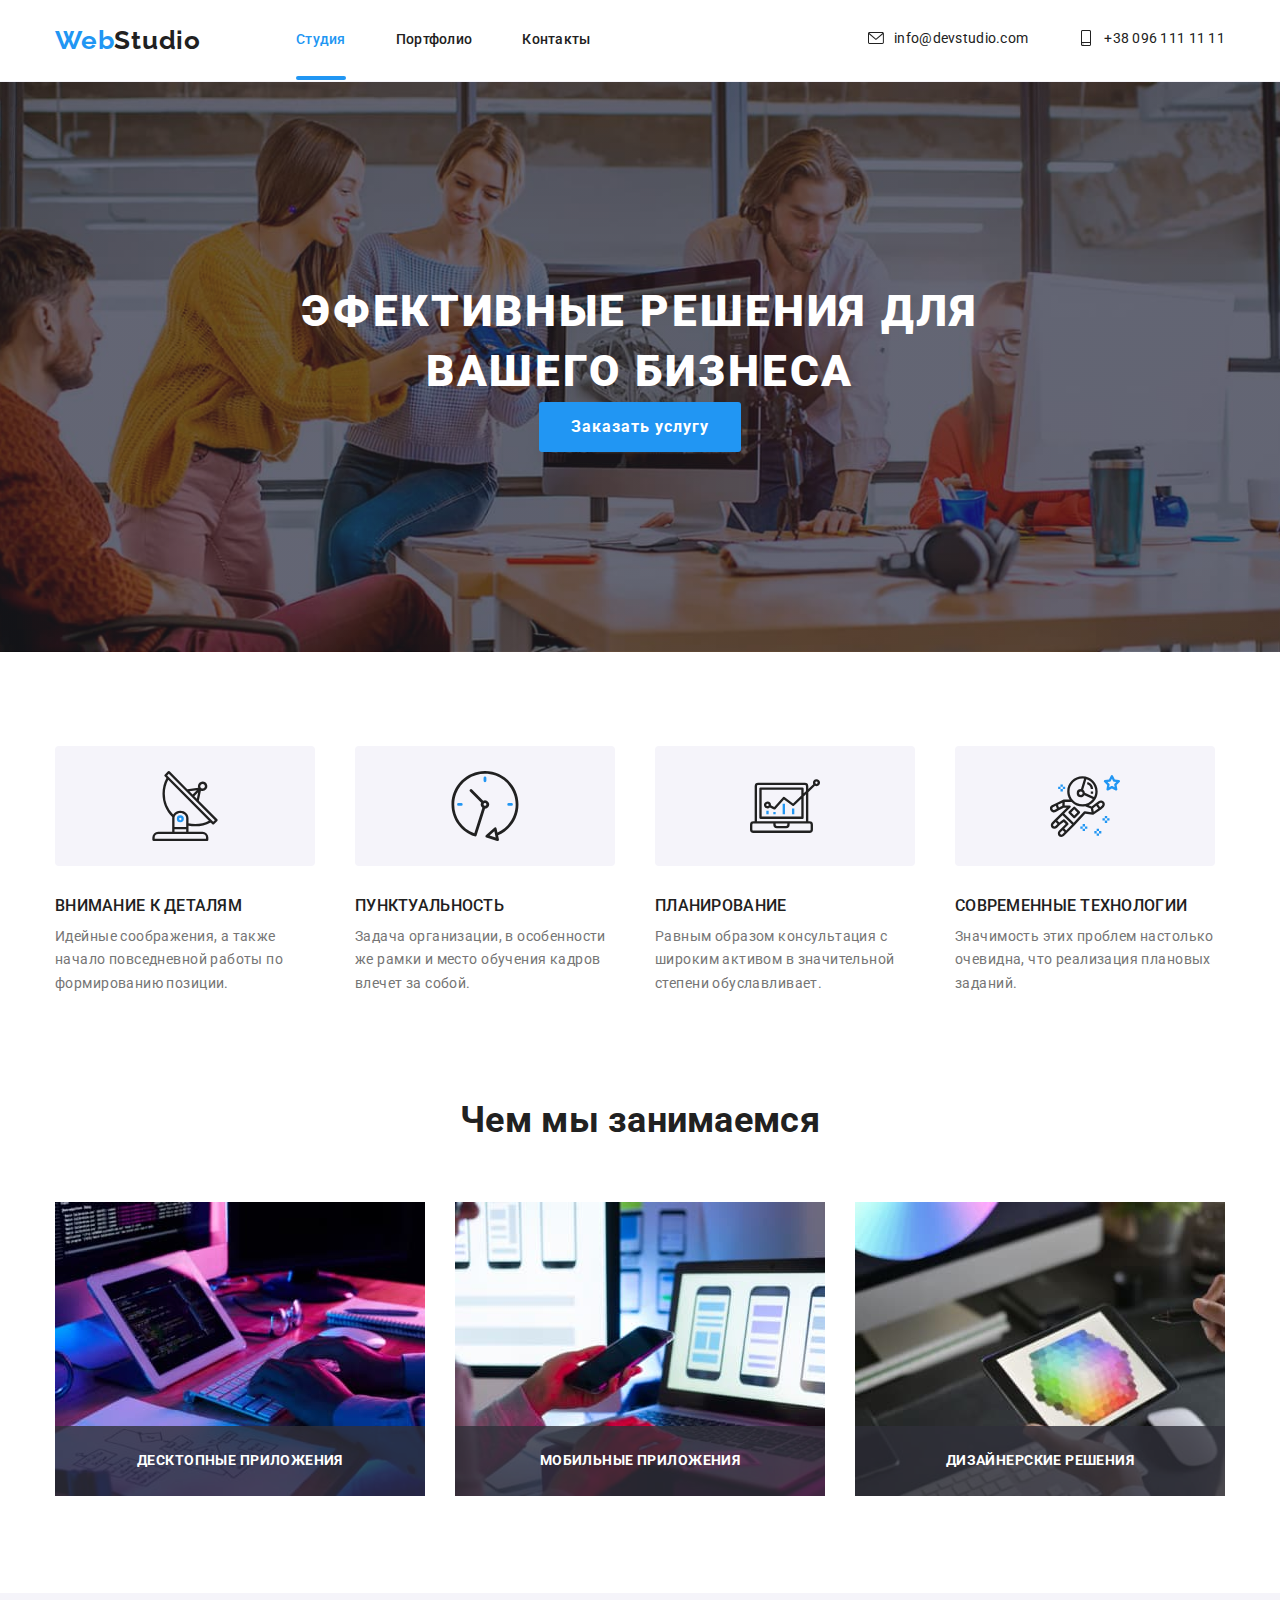
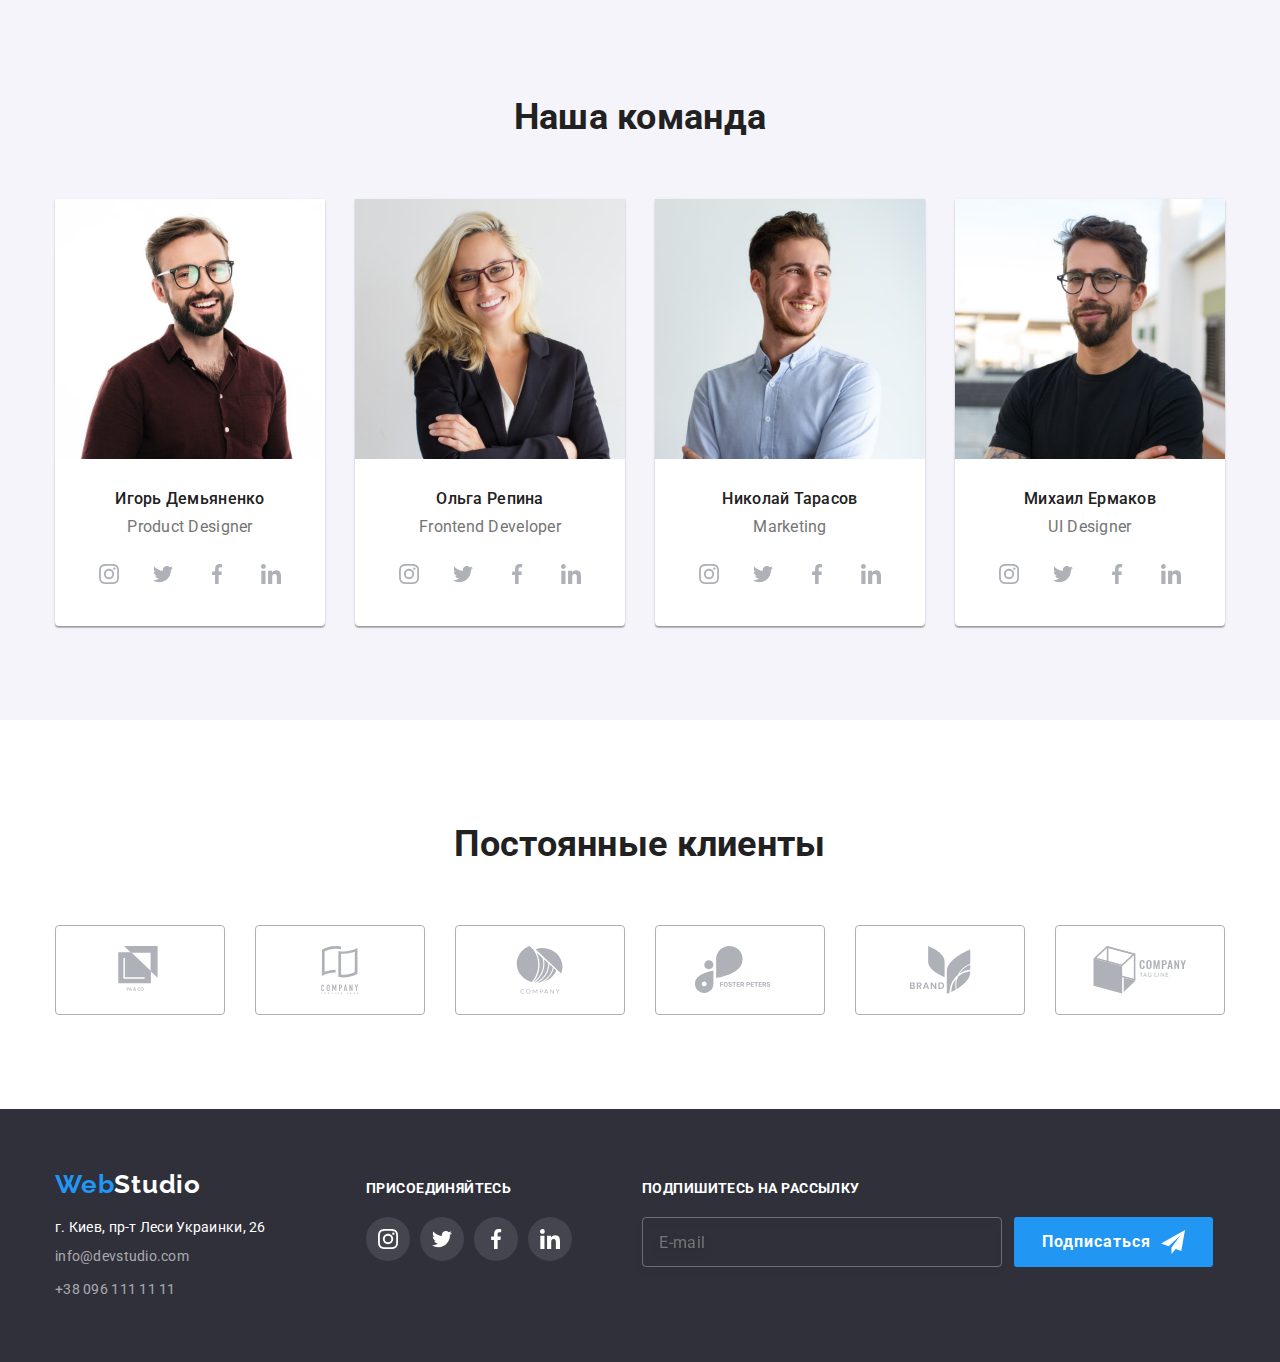
<file: index.html>
<!DOCTYPE html>
<html lang="ru">
<head>
    <meta http-equiv="X-UA-Compatible" content="IE=edge,chrome=1">
    <meta charset="UTF-8">
    <title>Homework 1</title>
    <link href="https://fonts.googleapis.com/css2?family=Raleway:wght@700&family=Roboto:wght@400;500;700;900&display=swap"
          rel="stylesheet"
    >
    <link rel="stylesheet" href="./css/main.min.css">
</head>
<body>
<header class="header">
    <div class="container flexbox">
        <a href="index.html" class="link logo-link">
            <span class="logo"><span class="blue">Web</span>Studio</span>
        </a>
        <nav class="nav">
            <ul class="list menu">
                <li class="menu-item active">
                    <a class="link menu-item-link" href="index.html">
                        Студия
                    </a>
                </li>
                <li class="menu-item">
                    <a class="link menu-item-link" href="portfolio.html">
                        Портфолио
                    </a>
                </li>
                <li class="menu-item">
                    <a class="link menu-item-link" href="#contacts">
                        Контакты
                    </a>
                </li>
            </ul> <!-- End nav menu -->
        </nav>
        <ul class="list contacts">
            <li class="contacts-item">
                <a class="link contacts-item-link"
                   href="mailto:info@devstudio.com"
                >
                    <svg class="contact-icon">
                        <use href="./images/sprite.svg#envelope"></use>
                    </svg>
                    info@devstudio.com
                </a>
            </li>
            <li class="contacts-item">
                <a class="link contacts-item-link"
                   href="tel:+380961111111"
                >
                    <svg class="contact-icon">
                        <use href="./images/sprite.svg#smartphone"></use>
                    </svg>
                    +38 096 111 11 11
                </a>
            </li>
        </ul> <!-- End nav contacts -->
    </div>
</header>

<section class="intro">
    <div class="container">
        <div class="intro-content">
            <h1 class="intro-title">
                Эфективные решения для вашего бизнеса
            </h1>
            <button class="btn intro-btn" data-modal-open>Заказать услугу</button>
        </div>
    </div>
</section>

<main class="content">

    <section class="section gains">
        <div class="container">
            <h2 class="section-title hidden">Выгоды</h2>
            <ul class="list grid gain-list">
                <li class="grid-item gain-item">
                    <div class="gain-icon-thumb">
                        <svg class="gain-icon">
                            <use href="./images/sprite.svg#antenna"></use>
                        </svg>
                    </div>
                    <h3 class="gain-title">Внимание к деталям</h3>
                    <p class="gain-description">
                        Идейные соображения, а также начало повседневной работы по формированию позиции.
                    </p>
                </li>
                <li class="grid-item gain-item">
                    <div class="gain-icon-thumb">
                        <svg class="gain-icon">
                            <use href="./images/sprite.svg#clock"></use>
                        </svg>
                    </div>
                    <h3 class="gain-title">Пунктуальность</h3>
                    <p class="gain-description">
                        Задача организации, в особенности же рамки и место обучения кадров влечет за собой.
                    </p>
                </li>
                <li class="grid-item gain-item">
                    <div class="gain-icon-thumb">
                        <svg class="gain-icon">
                            <use href="./images/sprite.svg#diagram"></use>
                        </svg>
                    </div>
                    <h3 class="gain-title">Планирование</h3>
                    <p class="gain-description">
                        Равным образом консультация с широким активом в значительной степени обуславливает.
                    </p>
                </li>
                <li class="grid-item gain-item">
                    <div class="gain-icon-thumb">
                        <svg class="gain-icon">
                            <use href="./images/sprite.svg#astronaut"></use>
                        </svg>
                    </div>
                    <h3 class="gain-title">Современные технологии</h3>
                    <p class="gain-description">
                        Значимость этих проблем настолько очевидна, что реализация плановых заданий.
                    </p>
                </li>
            </ul>
        </div>
    </section> <!-- End section gains -->

    <section class="section services">
        <div class="container">
            <h2 class="section-title">Чем мы занимаемся</h2>
            <ul class="list grid service-list">
                <li class="grid-item service-item">
                    <a class="link service-item__link" href="#">
                        <img class="service-item__img"
                             src="./images/service-1.jpg"
                             alt="Service 1"
                             width="370"
                        >
                        <p class="service-description">Десктопные приложения
                        </p>
                    </a>
                </li>
                <li class="grid-item service-item">
                    <a class="link service-item__link" href="#">
                        <img class="service-item__img"
                             src="./images/service-2.jpg"
                             alt="Service 2"
                             width="370"
                        >
                        <p class="service-description">Мобильные приложения
                        </p>
                    </a>
                </li>
                <li class="grid-item service-item">
                    <a class="link service-item__link" href="#">
                        <img class="service-item__img"
                             src="./images/service-3.jpg"
                             alt="Service 3"
                             width="370"
                        >
                        <p class="service-description">Дизайнерские решения
                        </p>
                    </a>
                </li>
            </ul>
        </div>
    </section>

    <section class="section team">
        <div class="container">
            <h2 class="section-title">Наша команда</h2>
            <ul class="grid list team-list">
                <li class="grid-item team-item">
                    <img class="team-item-img"
                         src="./images/team-1.jpg"
                         alt="Игорь Демьяненко"
                         width="270"
                         height="260"
                    >
                    <div class="team-item-content">
                        <h3 class="team-item-name">Игорь Демьяненко</h3>
                        <p class="team-item-description">Product Designer</p>
                        <ul class="list socials">
                            <li class="social-item">
                                <a class="link social-link"
                                   href="https://www.instagram.com/"
                                   target="_blank">
                                    <svg class="social-icon">
                                        <use href="./images/sprite.svg#instagram"></use>
                                    </svg>
                                </a>
                            </li>
                            <li class="social-item">
                                <a class="link social-link"
                                   href="https://twitter.com/"
                                   target="_blank">
                                    <svg class="social-icon">
                                        <use href="./images/sprite.svg#twitter"></use>
                                    </svg>
                                </a>
                            </li>
                            <li class="social-item">
                                <a class="link social-link"
                                   href="https://www.facebook.com/"
                                   target="_blank">
                                    <svg class="social-icon">
                                        <use href="./images/sprite.svg#facebook"></use>
                                    </svg>
                                </a>
                            </li>
                            <li class="social-item">
                                <a class="link social-link"
                                   href="http://linkedin.com/"
                                   target="_blank">
                                    <svg class="social-icon">
                                        <use href="./images/sprite.svg#linkedin"></use>
                                    </svg>
                                </a>
                            </li>
                        </ul>
                    </div>
                </li>
                <li class="grid-item team-item">
                    <img class="team-item-img"
                         src="./images/team-2.jpg"
                         alt="Ольга Репина"
                         width="270"
                         height="260"
                    >
                    <div class="team-item-content">
                        <h3 class="team-item-name">Ольга Репина</h3>
                        <p class="team-item-description">Frontend Developer</p>
                        <ul class="list socials">
                            <li class="social-item">
                                <a class="link social-link"
                                   href="https://www.instagram.com/"
                                   target="_blank">
                                    <svg class="social-icon">
                                        <use href="./images/sprite.svg#instagram"></use>
                                    </svg>
                                </a>
                            </li>
                            <li class="social-item">
                                <a class="link social-link"
                                   href="https://twitter.com/"
                                   target="_blank">
                                    <svg class="social-icon">
                                        <use href="./images/sprite.svg#twitter"></use>
                                    </svg>
                                </a>
                            </li>
                            <li class="social-item">
                                <a class="link social-link"
                                   href="https://www.facebook.com/"
                                   target="_blank">
                                    <svg class="social-icon">
                                        <use href="./images/sprite.svg#facebook"></use>
                                    </svg>
                                </a>
                            </li>
                            <li class="social-item">
                                <a class="link social-link"
                                   href="http://linkedin.com/"
                                   target="_blank">
                                    <svg class="social-icon">
                                        <use href="./images/sprite.svg#linkedin"></use>
                                    </svg>
                                </a>
                            </li>
                        </ul>
                    </div>
                </li>
                <li class="grid-item team-item">
                    <img class="team-item-img"
                         src="./images/team-3.jpg"
                         alt="Николай Тарасов"
                         width="270"
                         height="260"
                    >
                    <div class="team-item-content">
                        <h3 class="team-item-name">Николай Тарасов</h3>
                        <p class="team-item-description">Marketing</p>
                        <ul class="list socials">
                            <li class="social-item">
                                <a class="link social-link"
                                   href="https://www.instagram.com/"
                                   target="_blank">
                                    <svg class="social-icon">
                                        <use href="./images/sprite.svg#instagram"></use>
                                    </svg>
                                </a>
                            </li>
                            <li class="social-item">
                                <a class="link social-link"
                                   href="https://twitter.com/"
                                   target="_blank">
                                    <svg class="social-icon">
                                        <use href="./images/sprite.svg#twitter"></use>
                                    </svg>
                                </a>
                            </li>
                            <li class="social-item">
                                <a class="link social-link"
                                   href="https://www.facebook.com/"
                                   target="_blank">
                                    <svg class="social-icon">
                                        <use href="./images/sprite.svg#facebook"></use>
                                    </svg>
                                </a>
                            </li>
                            <li class="social-item">
                                <a class="link social-link"
                                   href="http://linkedin.com/"
                                   target="_blank">
                                    <svg class="social-icon">
                                        <use href="./images/sprite.svg#linkedin"></use>
                                    </svg>
                                </a>
                            </li>
                        </ul>
                    </div>
                </li>
                <li class="grid-item team-item">
                    <img class="team-item-img"
                         src="./images/team-4.jpg"
                         alt="Михаил Ермаков"
                         width="270"
                         height="260"
                    >
                    <div class="team-item-content">
                        <h3 class="team-item-name">Михаил Ермаков</h3>
                        <p class="team-item-description">UI Designer</p>
                        <ul class="list socials">
                            <li class="social-item">
                                <a class="link social-link"
                                   href="https://www.instagram.com/"
                                   target="_blank">
                                    <svg class="social-icon">
                                        <use href="./images/sprite.svg#instagram"></use>
                                    </svg>
                                </a>
                            </li>
                            <li class="social-item">
                                <a class="link social-link"
                                   href="https://twitter.com/"
                                   target="_blank">
                                    <svg class="social-icon">
                                        <use href="./images/sprite.svg#twitter"></use>
                                    </svg>
                                </a>
                            </li>
                            <li class="social-item">
                                <a class="link social-link"
                                   href="https://www.facebook.com/"
                                   target="_blank">
                                    <svg class="social-icon">
                                        <use href="./images/sprite.svg#facebook"></use>
                                    </svg>
                                </a>
                            </li>
                            <li class="social-item">
                                <a class="link social-link"
                                   href="http://linkedin.com/"
                                   target="_blank">
                                    <svg class="social-icon">
                                        <use href="./images/sprite.svg#linkedin"></use>
                                    </svg>
                                </a>
                            </li>
                        </ul>
                    </div>
                </li>
            </ul>
        </div>
    </section>

    <section class="section clients">
        <div class="container">
            <h2 class="section-title">Постоянные клиенты</h2>
            <ul class="list grid clients-list">
                <li class="grid-item client-item">
                    <a class="link client-item-link" href="#">
                        <svg class="client-icon">
                            <use href="./images/sprite.svg#client_logo1"></use>
                        </svg>
                    </a>
                </li>
                <li class="grid-item client-item">
                    <a class="link client-item-link" href="#">
                        <svg class="client-icon">
                            <use href="./images/sprite.svg#client_logo2"></use>
                        </svg>
                    </a>
                </li>
                <li class="grid-item client-item">
                    <a class="link client-item-link" href="#">
                        <svg class="client-icon">
                            <use href="./images/sprite.svg#client_logo3"></use>
                        </svg>
                    </a>
                </li>
                <li class="grid-item client-item">
                    <a class="link client-item-link" href="#">
                        <svg class="client-icon">
                            <use href="./images/sprite.svg#client_logo4"></use>
                        </svg>
                    </a>
                </li>
                <li class="grid-item client-item">
                    <a class="link client-item-link" href="#">
                        <svg class="client-icon">
                            <use href="./images/sprite.svg#client_logo5"></use>
                        </svg>
                    </a>
                </li>
                <li class="grid-item client-item">
                    <a class="link client-item-link" href="#">
                        <svg class="client-icon">
                            <use href="./images/sprite.svg#client_logo6"></use>
                        </svg>
                    </a>
                </li>
            </ul>
        </div>
    </section>
</main>

<footer class="footer">
    <div class="container">
        <ul class="list footer-blocks">
            <li class="footer-block-item">
                <a href="index.html" class="link logo-link">
                    <span class="logo"><span class="blue">Web</span>Studio</span>
                </a>
                <address class="contacts-info" id="contacts">
                    <p class="contact-info-address">
                        <a class="link" target="_blank" href="https://goo.gl/maps/kAQHQV87yM3aP56k6">г. Киев, пр-т Леси Украинки, 26</a></p>
                    <ul class="list contacts">
                        <li class="contacts-item">
                            <a class="link contacts-item-link"
                               href="mailto:info@devstudio.com"
                            >
                                info@devstudio.com
                            </a>
                        </li>
                        <li class="contacts-item">
                            <a class="link contacts-item-link"
                               href="tel:+380961111111"
                            >
                                +38 096 111 11 11
                            </a>
                        </li>
                    </ul>
                </address>
            </li>
            <li class="footer-block-item">
                <h2 class="footer-social-title">Присоединяйтесь</h2>
                <ul class="list socials">
                    <li class="social-item">
                        <a class="link social-link"
                           href="https://www.instagram.com/"
                           target="_blank">
                            <svg class="social-icon">
                                <use href="./images/sprite.svg#instagram"></use>
                            </svg>
                        </a>
                    </li>
                    <li class="social-item">
                        <a class="link social-link"
                           href="https://twitter.com/"
                           target="_blank">
                            <svg class="social-icon">
                                <use href="./images/sprite.svg#twitter"></use>
                            </svg>
                        </a>
                    </li>
                    <li class="social-item">
                        <a class="link social-link"
                           href="https://www.facebook.com/"
                           target="_blank">
                            <svg class="social-icon">
                                <use href="./images/sprite.svg#facebook"></use>
                            </svg>
                        </a>
                    </li>
                    <li class="social-item">
                        <a class="link social-link"
                           href="http://linkedin.com/"
                           target="_blank">
                            <svg class="social-icon">
                                <use href="./images/sprite.svg#linkedin"></use>
                            </svg>
                        </a>
                    </li>
                </ul>
            </li>
            <li class="footer-block-item">
                <h2 class="footer-social-title">Подпишитесь на рассылку</h2>
                <form class="subscribe-form flexbox">
                    <input type="email"
                           name="email"
                           placeholder="E-mail"
                           class="input"
                    >
                    <button type="submit" class="btn flexbox subscribe-btn">
                        <span class="btn-label">Подписаться</span>
                        <svg class="btn-icon">
                            <use href="./images/sprite.svg#send"></use>
                        </svg>
                    </button>
                </form>
            </li>
        </ul>
    </div>
</footer>

<div class="backdrop is-hidden" data-modal>
    <div class="modal">
        <button class="modal-close" data-modal-close>
            <svg class="icon-close">
                <use href="./images/sprite.svg#close"></use>
            </svg>
        </button>
        <div class="modal-body">
            <form class="offer-form">
                <h2 class="modal-title">Оставьте свои данные, мы вам перезвоним</h2>
                <label class="field">
                    <span class="field-label">Имя</span>
                    <div class="input-icon-block">
                        <input type="text" name="name" class="field-input">
                        <svg class="field-icon">
                            <use href="./images/sprite.svg#person"></use>
                        </svg>
                    </div>
                </label>
                <label class="field">
                    <span class="field-label">Телефон</span>
                    <div class="input-icon-block">
                        <input type="tel" name="phone" class="field-input">
                        <svg class="field-icon">
                            <use href="./images/sprite.svg#phone"></use>
                        </svg>
                    </div>
                </label>
                <label class="field">
                    <span class="field-label">Почта</span>
                    <div class="input-icon-block">
                        <input type="email" name="email" class="field-input">
                        <svg class="field-icon">
                            <use href="./images/sprite.svg#email"></use>
                        </svg>
                    </div>
                </label>
                <label class="field">
                    <span class="field-label">Комментарий</span>
                    <div class="input-icon-block">
                        <textarea name="comment"
                                  class="field-input field-textarea"
                                  placeholder="Введите текст"
                        ></textarea>
                    </div>
                </label>
                <label class="field field-agree">
                    <input type="checkbox" name="agree" class="field-checkbox">
                    <span class="check_box" role="checkbox"></span>
                    <span class="field-label">
                        Соглашаюсь с рассылкой и принимаю
                        <a href="#" class="link link-agree">Условия договора</a>
                    </span>
                </label>
                <div class="center">
                    <button type="submit" class="btn btn-offer">Отправить</button>
                </div>
            </form>
        </div>
    </div>
</div>


<script src="./js/modal.js"></script>
</body>
</html>
</file>
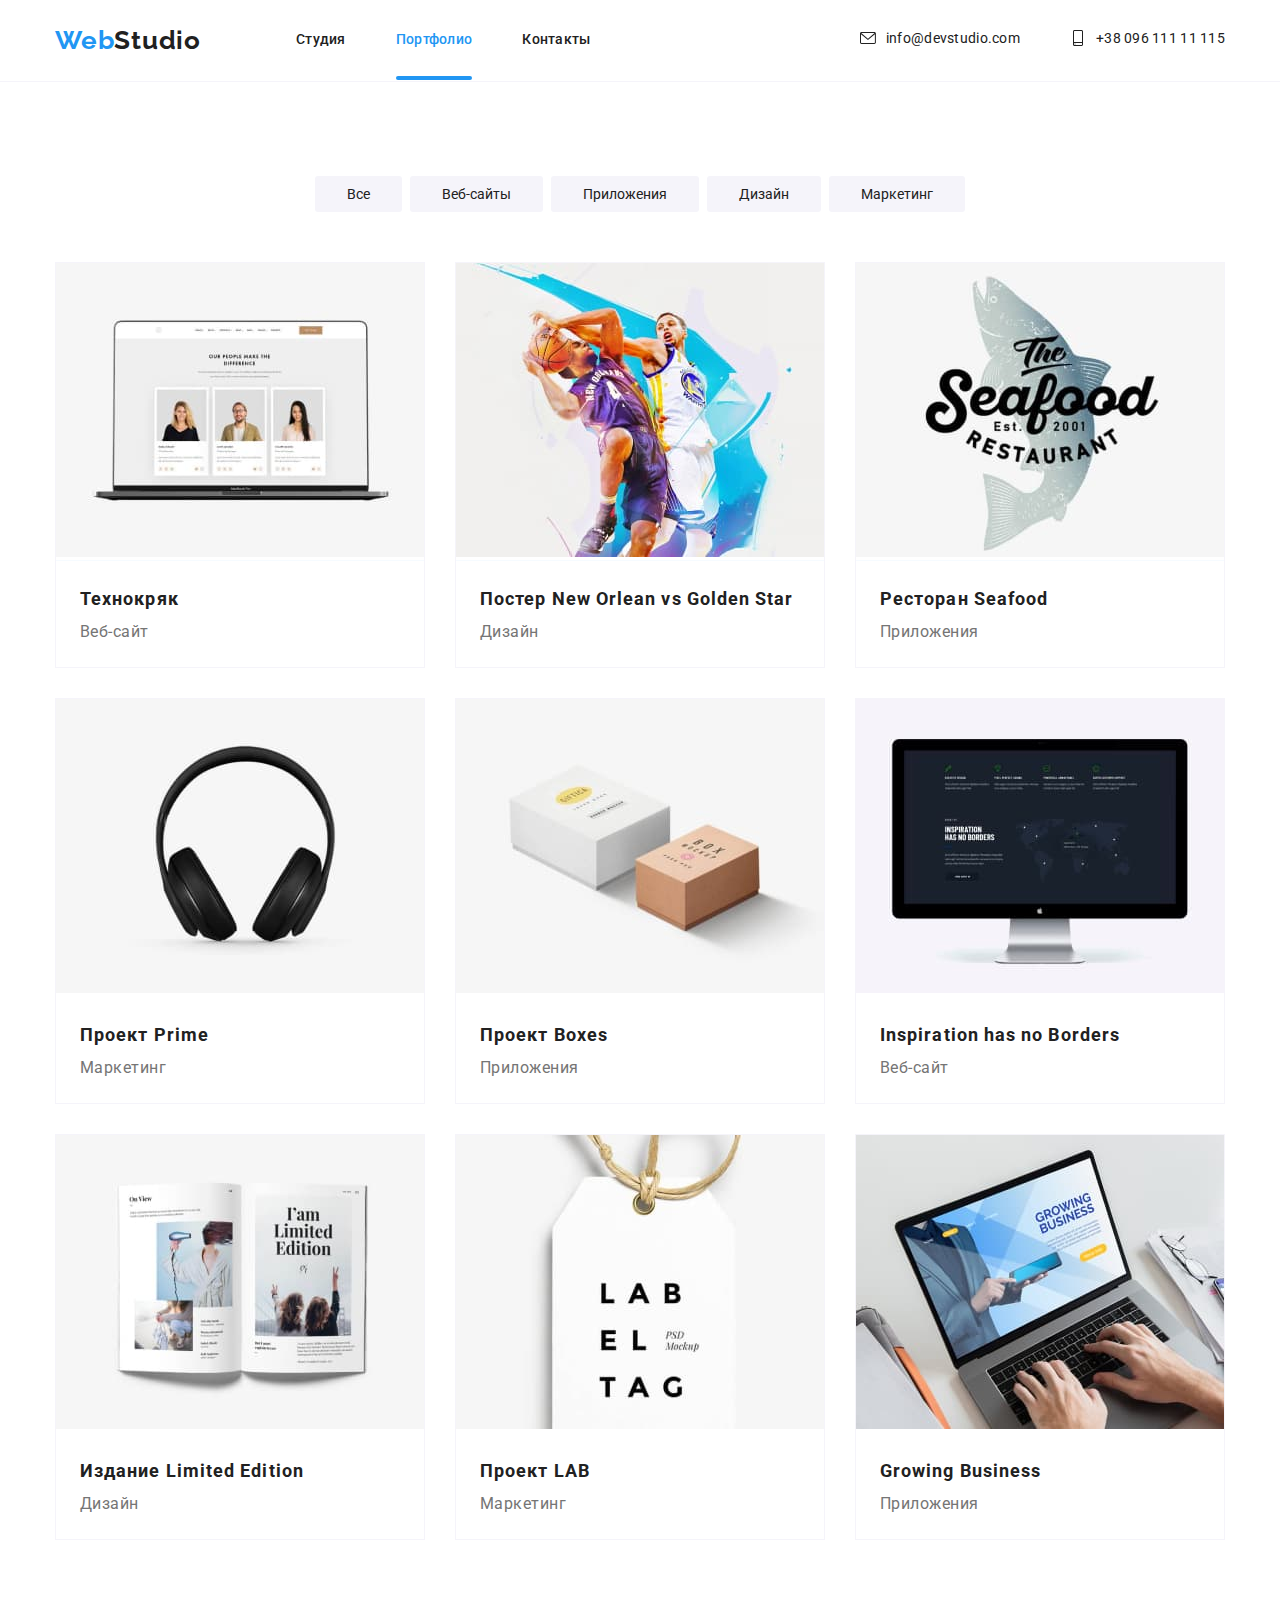
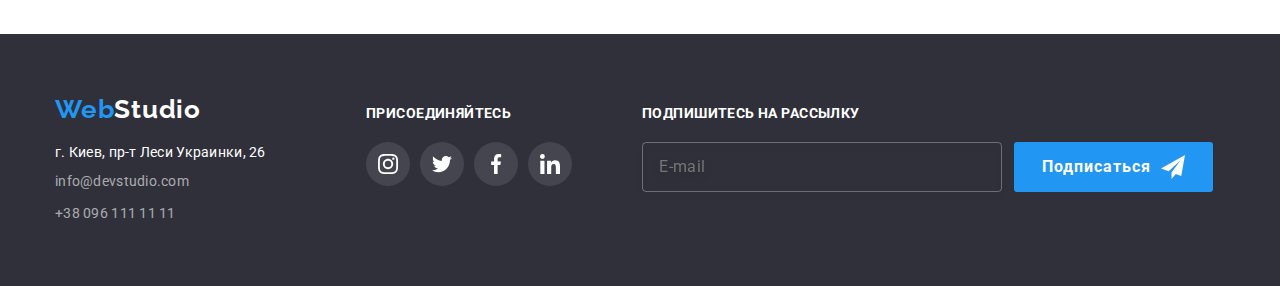
<file: portfolio.html>
<!DOCTYPE html>
<html lang="ru">
<head>
    <meta http-equiv="X-UA-Compatible" content="IE=edge,chrome=1">
    <meta charset="UTF-8">
    <title>Portfolio</title>
    <link href="https://fonts.googleapis.com/css2?family=Raleway:wght@700&family=Roboto:wght@400;500;700;900&display=swap"
          rel="stylesheet"
    >
    <link rel="stylesheet" href="./css/main.min.css">
</head>
<body>
<header class="header">
    <div class="container flexbox">
        <a href="index.html" class="link logo-link">
            <span class="logo"><span class="blue">Web</span>Studio</span>
        </a>
        <nav class="nav">
            <ul class="list menu">
                <li class="menu-item">
                    <a class="link menu-item-link" href="index.html">
                        Студия
                    </a>
                </li>
                <li class="menu-item active">
                    <a class="link menu-item-link" href="portfolio.html">
                        Портфолио
                    </a>
                </li>
                <li class="menu-item">
                    <a class="link menu-item-link" href="#contacts">
                        Контакты
                    </a>
                </li>
            </ul> <!-- End nav menu -->
        </nav>
        <ul class="list contacts">
            <li class="contacts-item">
                <a class="link contacts-item-link"
                   href="mailto:info@devstudio.com"
                >
                    <svg class="contact-icon">
                        <use href="./images/sprite.svg#envelope"></use>
                    </svg>
                    info@devstudio.com
                </a>
            </li>
            <li class="contacts-item">
                <a class="link contacts-item-link"
                   href="tel:+380961111111"
                >
                    <svg class="contact-icon">
                        <use href="./images/sprite.svg#smartphone"></use>
                    </svg>
                    +38 096 111 11 115
                </a>
            </li>
        </ul> <!-- End nav contacts -->
    </div>
</header>

<main class="content">
    <section class="section gallery">
        <div class="container">
            <h1 class="hidden">Gallery</h1>
            <ul class="list flexbox categories-nav">
                <li class="category-nav-item">
                    <button type="button"
                            class="btn category-nav-btn">
                        Все
                    </button>
                </li>
                <li class="category-nav-item">
                    <button type="button"
                            class="btn category-nav-btn">
                        Веб-сайты
                    </button>
                </li>
                <li class="category-nav-item">
                    <button type="button"
                            class="btn category-nav-btn">
                        Приложения
                    </button>
                </li>
                <li class="category-nav-item">
                    <button type="button"
                            class="btn category-nav-btn">
                        Дизайн
                    </button>
                </li>
                <li class="category-nav-item">
                    <button type="button"
                            class="btn category-nav-btn">
                        Маркетинг
                    </button>
                </li>
            </ul>
            <ul class="list grid category-list">
                <li class="grid-item category-card">
                    <a href="#" class="link">
                        <div class="card-thumb">
                            <img src="./images/category-1.jpg" alt="Category 1">
                            <div class="overlay">
                                <p class="category-card-description">Lorem ipsum dolor sit amet, consectetur adipisicing
                                    elit. Ad beatae consectetur consequuntur, dolore illum ipsum iusto labore,
                                    laboriosam magnam natus nulla numquam quae quisquam similique sint sunt tempore.
                                    Eos, quasi. Lorem ipsum dolor sit amet, consectetur adipisicing elit. Accusamus
                                    blanditiis deleniti ducimus eaque id illum in ipsum maiores quis quisquam.</p>
                            </div>
                        </div>
                        <div class="category-card-content">
                            <h2 class="card-title">Технокряк</h2>
                            <p class="card-category-name">Веб-сайт</p>
                        </div>
                    </a>
                </li>
                <li class="grid-item category-card">
                    <a href="#" class="link">
                        <div class="card-thumb">
                            <img src="./images/category-2.jpg" alt="Category 2">
                            <div class="overlay">
                                <p class="category-card-description">Lorem ipsum dolor sit amet, consectetur adipisicing
                                    elit. Ad beatae consectetur consequuntur, dolore illum ipsum iusto labore,
                                    laboriosam magnam natus nulla numquam quae quisquam similique sint sunt tempore.
                                    Eos, quasi. Lorem ipsum dolor sit amet, consectetur adipisicing elit. Accusamus
                                    blanditiis deleniti ducimus eaque id illum in ipsum maiores quis quisquam.</p>
                            </div>
                        </div>
                        <div class="category-card-content">
                            <h2 class="card-title">Постер New Orlean vs Golden Star</h2>
                            <p class="card-category-name">Дизайн</p>
                        </div>
                    </a>
                </li>
                <li class="grid-item category-card">
                    <a href="#" class="link">
                        <div class="card-thumb">
                            <img src="./images/category-3.jpg" alt="Category 3">
                            <div class="overlay">
                                <p class="category-card-description">Lorem ipsum dolor sit amet, consectetur adipisicing
                                    elit. Ad beatae consectetur consequuntur, dolore illum ipsum iusto labore,
                                    laboriosam magnam natus nulla numquam quae quisquam similique sint sunt tempore.
                                    Eos, quasi. Lorem ipsum dolor sit amet, consectetur adipisicing elit. Accusamus
                                    blanditiis deleniti ducimus eaque id illum in ipsum maiores quis quisquam.</p>
                            </div>
                        </div>
                        <div class="category-card-content">
                            <h2 class="card-title">Ресторан Seafood</h2>
                            <p class="card-category-name">Приложения</p>
                        </div>
                    </a>
                </li>
                <li class="grid-item category-card">
                    <a href="#" class="link">
                        <div class="card-thumb">
                            <img src="./images/category-4.jpg" alt="Category 4">
                            <div class="overlay">
                                <p class="category-card-description">Lorem ipsum dolor sit amet, consectetur adipisicing
                                    elit. Ad beatae consectetur consequuntur, dolore illum ipsum iusto labore,
                                    laboriosam magnam natus nulla numquam quae quisquam similique sint sunt tempore.
                                    Eos, quasi. Lorem ipsum dolor sit amet, consectetur adipisicing elit. Accusamus
                                    blanditiis deleniti ducimus eaque id illum in ipsum maiores quis quisquam.</p>
                            </div>
                        </div>
                        <div class="category-card-content">
                            <h2 class="card-title">Проект Prime</h2>
                            <p class="card-category-name">Маркетинг</p>
                        </div>
                    </a>
                </li>
                <li class="grid-item category-card">
                    <a href="#" class="link">
                        <div class="card-thumb">
                            <img src="./images/category-5.jpg" alt="Category 5">
                            <div class="overlay">
                                <p class="category-card-description">Lorem ipsum dolor sit amet, consectetur adipisicing
                                    elit. Ad beatae consectetur consequuntur, dolore illum ipsum iusto labore,
                                    laboriosam magnam natus nulla numquam quae quisquam similique sint sunt tempore.
                                    Eos, quasi. Lorem ipsum dolor sit amet, consectetur adipisicing elit. Accusamus
                                    blanditiis deleniti ducimus eaque id illum in ipsum maiores quis quisquam.</p>
                            </div>
                        </div>
                        <div class="category-card-content">
                            <h2 class="card-title">Проект Boxes</h2>
                            <p class="card-category-name">Приложения</p>
                        </div>
                    </a>
                </li>
                <li class="grid-item category-card">
                    <a href="#" class="link">
                        <div class="card-thumb">
                            <img src="./images/category-6.jpg" alt="Category 6">
                            <div class="overlay">
                                <p class="category-card-description">Lorem ipsum dolor sit amet, consectetur adipisicing
                                    elit. Ad beatae consectetur consequuntur, dolore illum ipsum iusto labore,
                                    laboriosam magnam natus nulla numquam quae quisquam similique sint sunt tempore.
                                    Eos, quasi. Lorem ipsum dolor sit amet, consectetur adipisicing elit. Accusamus
                                    blanditiis deleniti ducimus eaque id illum in ipsum maiores quis quisquam.</p>
                            </div>
                        </div>
                        <div class="category-card-content">
                            <h2 class="card-title">Inspiration has no Borders</h2>
                            <p class="card-category-name">Веб-сайт</p>
                        </div>
                    </a>
                </li>
                <li class="grid-item category-card">
                    <a href="#" class="link">
                        <div class="card-thumb">
                            <img src="./images/category-7.jpg" alt="Category 7">
                            <div class="overlay">
                                <p class="category-card-description">Lorem ipsum dolor sit amet, consectetur adipisicing
                                    elit. Ad beatae consectetur consequuntur, dolore illum ipsum iusto labore,
                                    laboriosam magnam natus nulla numquam quae quisquam similique sint sunt tempore.
                                    Eos, quasi. Lorem ipsum dolor sit amet, consectetur adipisicing elit. Accusamus
                                    blanditiis deleniti ducimus eaque id illum in ipsum maiores quis quisquam.</p>
                            </div>
                        </div>
                        <div class="category-card-content">
                            <h2 class="card-title">Издание Limited Edition</h2>
                            <p class="card-category-name">Дизайн</p>
                        </div>
                    </a>
                </li>
                <li class="grid-item category-card">
                    <a href="#" class="link">
                        <div class="card-thumb">
                            <img src="./images/category-8.jpg" alt="Category 8">
                            <div class="overlay">
                                <p class="category-card-description">Lorem ipsum dolor sit amet, consectetur adipisicing
                                    elit. Ad beatae consectetur consequuntur, dolore illum ipsum iusto labore,
                                    laboriosam magnam natus nulla numquam quae quisquam similique sint sunt tempore.
                                    Eos, quasi. Lorem ipsum dolor sit amet, consectetur adipisicing elit. Accusamus
                                    blanditiis deleniti ducimus eaque id illum in ipsum maiores quis quisquam.</p>
                            </div>
                        </div>
                        <div class="category-card-content">
                            <h2 class="card-title">Проект LAB</h2>
                            <p class="card-category-name">Маркетинг</p>
                        </div>
                    </a>
                </li>
                <li class="grid-item category-card">
                    <a href="#" class="link">
                        <div class="card-thumb">
                            <img src="./images/category-9.jpg" alt="Category 9">
                            <div class="overlay">
                                <p class="category-card-description">Lorem ipsum dolor sit amet, consectetur adipisicing
                                    elit. Ad beatae consectetur consequuntur, dolore illum ipsum iusto labore,
                                    laboriosam magnam natus nulla numquam quae quisquam similique sint sunt tempore.
                                    Eos, quasi. Lorem ipsum dolor sit amet, consectetur adipisicing elit. Accusamus
                                    blanditiis deleniti ducimus eaque id illum in ipsum maiores quis quisquam.</p>
                            </div>
                        </div>
                        <div class="category-card-content">
                            <h2 class="card-title">Growing Business</h2>
                            <p class="card-category-name">Приложения</p>
                        </div>
                    </a>
                </li>
            </ul>
        </div>
    </section>
</main>

<footer class="footer">
    <div class="container">
        <ul class="list footer-blocks">
            <li class="footer-block-item">
                <a href="index.html" class="link logo-link">
                    <span class="logo"><span class="blue">Web</span>Studio</span>
                </a>
                <address class="contacts-info" id="contacts">
                    <p class="contact-info-address">
                        <a class="link" target="_blank" href="https://goo.gl/maps/kAQHQV87yM3aP56k6">г. Киев, пр-т Леси
                            Украинки, 26</a></p>
                    <ul class="list contacts">
                        <li class="contacts-item">
                            <a class="link contacts-item-link"
                               href="mailto:info@devstudio.com"
                            >
                                info@devstudio.com
                            </a>
                        </li>
                        <li class="contacts-item">
                            <a class="link contacts-item-link"
                               href="tel:+380961111111"
                            >
                                +38 096 111 11 11
                            </a>
                        </li>
                    </ul>
                </address>
            </li>
            <li class="footer-block-item">
                <h2 class="footer-social-title">Присоединяйтесь</h2>
                <ul class="list socials">
                    <li class="social-item">
                        <a class="link social-link"
                           href="https://www.instagram.com/"
                           target="_blank">
                            <svg class="social-icon">
                                <use href="./images/sprite.svg#instagram"></use>
                            </svg>
                        </a>
                    </li>
                    <li class="social-item">
                        <a class="link social-link"
                           href="https://twitter.com/"
                           target="_blank">
                            <svg class="social-icon">
                                <use href="./images/sprite.svg#twitter"></use>
                            </svg>
                        </a>
                    </li>
                    <li class="social-item">
                        <a class="link social-link"
                           href="https://www.facebook.com/"
                           target="_blank">
                            <svg class="social-icon">
                                <use href="./images/sprite.svg#facebook"></use>
                            </svg>
                        </a>
                    </li>
                    <li class="social-item">
                        <a class="link social-link"
                           href="http://linkedin.com/"
                           target="_blank">
                            <svg class="social-icon">
                                <use href="./images/sprite.svg#linkedin"></use>
                            </svg>
                        </a>
                    </li>
                </ul>
            </li>
            <li class="footer-block-item">
                <h2 class="footer-social-title">Подпишитесь на рассылку</h2>
                <form class="subscribe-form flexbox">
                    <input type="email"
                           name="email"
                           placeholder="E-mail"
                           class="input"
                    >
                    <button type="submit" class="btn flexbox subscribe-btn">
                        <span class="btn-label">Подписаться</span>
                        <svg class="btn-icon">
                            <use href="./images/sprite.svg#send"></use>
                        </svg>
                    </button>
                </form>
            </li>
        </ul>
    </div>
</footer>
<script src="./js/modal.js"></script>
</body>
</html>
</file>
<file: css/main.min.css>
/*! modern-normalize v1.0.0 | MIT License | https://github.com/sindresorhus/modern-normalize */*,*::before,*::after{box-sizing:border-box}:root{-moz-tab-size:4;tab-size:4}html{line-height:1.15;-webkit-text-size-adjust:100%}body{margin:0}body{font-family:system-ui,-apple-system,"Segoe UI",Roboto,Helvetica,Arial,sans-serif,"Apple Color Emoji","Segoe UI Emoji"}hr{height:0;color:inherit}abbr[title]{text-decoration:underline dotted}b,strong{font-weight:bolder}code,kbd,samp,pre{font-family:ui-monospace,SFMono-Regular,Consolas,"Liberation Mono",Menlo,monospace;font-size:1em}small{font-size:80%}sub,sup{font-size:75%;line-height:0;position:relative;vertical-align:baseline}sub{bottom:-0.25em}sup{top:-0.5em}table{text-indent:0;border-color:inherit}button,input,optgroup,select,textarea{font-family:inherit;font-size:100%;line-height:1.15;margin:0}button,select{text-transform:none}button,[type=button],[type=reset],[type=submit]{-webkit-appearance:button}::-moz-focus-inner{border-style:none;padding:0}:-moz-focusring{outline:1px dotted ButtonText}:-moz-ui-invalid{box-shadow:none}legend{padding:0}progress{vertical-align:baseline}::-webkit-inner-spin-button,::-webkit-outer-spin-button{height:auto}[type=search]{-webkit-appearance:textfield;outline-offset:-2px}::-webkit-search-decoration{-webkit-appearance:none}::-webkit-file-upload-button{-webkit-appearance:button;font:inherit}summary{display:list-item}:focus{outline:transparent}body{font-family:"Roboto",sans-serif;font-size:14px;font-weight:400;letter-spacing:.02em;line-height:1.14;color:#212121;background-color:#fff}p{color:#757575;margin:0}h1,h2,h3,p{padding-top:0;margin:0}h3{font-weight:500;font-size:16px;line-height:1.19}.container{width:1200px;margin:0 auto;padding:0 15px}.flexbox{display:flex;align-items:center}.list{list-style:none;margin:0;padding:0}.hidden{position:absolute !important;clip:rect(1px 1px 1px 1px);clip:rect(1px, 1px, 1px, 1px);padding:0 !important;border:0 !important;height:1px !important;width:1px !important;overflow:hidden}.grid{display:flex;flex-wrap:wrap;margin-left:-30px;margin-top:-30px}.grid-item{margin-left:30px;margin-top:30px}.link{color:inherit;text-decoration:none;transition:color 250ms cubic-bezier(0.4, 0, 0.2, 1),background-color 250ms cubic-bezier(0.4, 0, 0.2, 1),border 250ms cubic-bezier(0.4, 0, 0.2, 1)}.link:hover,.link:focus,.blue{color:#2196f3}.btn{color:#fff;background-color:#2196f3;border:none;border-radius:3px;cursor:pointer;padding:10px 32px;transition:color 250ms cubic-bezier(0.4, 0, 0.2, 1),background-color 250ms cubic-bezier(0.4, 0, 0.2, 1)}.btn:hover,.btn:focus{color:#2196f3;background-color:#fff}.section{padding:94px 0}.section-title{font-weight:700;font-size:36px;line-height:1.7;text-align:center;margin-bottom:50px}.header{padding:25px 0;border-bottom:1px solid #f5f4fa}.header .contacts{display:inline-flex}.contacts-item:not(:last-child){margin-right:50px}.contacts-item-link{display:inline-flex;align-items:center}.contact-icon{width:16px;height:16px;margin-right:10px;fill:currentColor}.nav{margin-right:auto}.menu{display:inline-flex}.menu-item:not(:last-child){margin-right:50px}.menu-item .menu-item-link{font-weight:500}.menu-item.active .menu-item-link,.menu-item .menu-item-link:hover,.menu-item .menu-item-link:focus{color:#2196f3}.menu-item.active{position:relative}.menu-item.active:after{content:"";width:100%;height:4px;border-radius:2px;background-color:#2196f3;position:absolute;bottom:-32px;left:0}.socials{display:inline-flex;justify-content:center}.social-link{width:44px;height:44px;display:inline-flex;border-radius:50%;color:#afb1b8}.social-link:hover,.social-link:focus{background-color:#2196f3;color:#fff}.social-item:not(:last-child){margin-right:10px}.social-icon{width:20px;height:20px;margin:auto;fill:currentColor}.blue{color:#2196f3;transition:color 250ms cubic-bezier(0.4, 0, 0.2, 1)}.logo-link{font-family:"Raleway",sans-serif;font-weight:bold;font-size:26px;line-height:1.19;letter-spacing:.03em;margin-right:95px}.logo-link:hover .blue,.logo-link:focus .blue{color:#212121}.intro{background:#2f303a;background-image:linear-gradient(rgba(47, 48, 58, 0.4), rgba(47, 48, 58, 0.4)),url("../images/bg-intro.jpg");background-position:center;background-repeat:no-repeat;background-size:cover}.intro-content{width:700px;text-align:center;margin:0 auto;padding:200px 0}.intro-title{font-weight:900;font-size:44px;line-height:1.36;color:#fff;text-align:center;letter-spacing:.06em;text-transform:uppercase}.intro-btn{font-weight:700;font-size:16px;line-height:1.87;text-align:center;letter-spacing:.06em}.gains{padding-bottom:0}.gain-title{text-transform:uppercase;margin-bottom:10px}.gain-description{line-height:1.71;letter-spacing:.03em}.gain-item{width:calc(100% / 4 - 30px)}.gain-icon-thumb{display:flex;margin-right:10px;height:120px;background-color:#f5f4fa;border-radius:4px;margin-bottom:30px}.gain-icon{width:70px;height:70px;margin:auto}.service-item{width:calc(100% / 3 - 30px)}.service-item__link{position:relative;display:inline-flex}.service-description{font-size:14px;line-height:1.14;text-align:center;letter-spacing:.03em;text-transform:uppercase;font-weight:700;padding:27px 0;position:absolute;bottom:0;left:0;width:100%;background-color:rgba(47,48,58,.8);color:#fff}.team{background-color:#f5f4fa}.team-item-description{font-size:16px;margin-bottom:16px}.team-item{width:calc(100% / 4 - 30px);text-align:center;background-color:#fff;border-radius:0 0 4px 4px;display:flex;flex-direction:column;justify-content:space-between;box-shadow:0 1px 3px rgba(0,0,0,.12),0 1px 1px rgba(0,0,0,.14),0 2px 1px rgba(0,0,0,.2)}.team .team-item-name{margin-bottom:10px}.team .team-item-content{padding:30px 0}.category-nav-btn{color:#212121;background-color:#f5f4fa}.category-nav-btn:hover,.category-nav-btn:focus{color:#fff;background-color:#2196f3}.category-card{width:calc(100% / 3 - 30px);border:1px solid #f5f4fa;display:flex;flex-direction:column;justify-content:flex-end;transition:box-shadow 250ms cubic-bezier(0.4, 0, 0.2, 1)}.category-card:hover,.category-card:focus{box-shadow:0 1px 1px rgba(0,0,0,.12),0 4px 4px rgba(0,0,0,.06),1px 4px 6px rgba(0,0,0,.16)}.category-card:hover .overlay,.category-card:focus .overlay{transform:translateY(0)}.card-title{font-size:18px;line-height:2;letter-spacing:.06em}.card-category-name{font-size:16px;line-height:1.87;letter-spacing:.03em}.categories-nav{margin-bottom:50px;justify-content:center}.category-nav-item:not(:last-child){margin-right:8px}.category-card-content{padding:20px 24px}.card-thumb{position:relative;overflow:hidden}.overlay{position:absolute;top:0;left:0;width:100%;height:100%;background-color:rgba(33,150,243,.9);padding:63px 24px;transform:translateY(100%);transition:transform 250ms cubic-bezier(0.4, 0, 0.2, 1)}.category-card-description{width:100%;height:100%;font-size:18px;line-height:1.56;letter-spacing:.03em;color:#fff;overflow:hidden}.client-item{width:calc(100% / 6 - 30px)}.client-item-link{border:1px solid #afb1b8;border-radius:4px;display:flex;height:90px;padding:20px 0;color:#afb1b8}.client-item-link:hover,.client-item-link:focus{border-color:#2196f3}.client-icon{fill:currentColor}.footer{color:#fff;background-color:#2f303a;padding:60px 0}.footer-blocks{display:flex}.footer-block-item:not(:last-child){margin-right:70px}.footer-social-title{font-weight:700;font-size:14px;line-height:1.14;letter-spacing:.03em;text-transform:uppercase;margin-bottom:20px;margin-top:12px}.footer .logo-link{margin-bottom:20px;display:inline-block}.footer .contact-info-address{color:inherit;margin-bottom:9px}.footer .contacts-item:not(:last-child){margin-bottom:9px}.footer .logo-link:hover .blue,.footer .logo-link:focus .blue{color:#fff}.footer .social-link{color:#fff;background-color:rgba(255,255,255,.1)}.footer .social-link:hover,.footer .social-link:focus{background-color:#2196f3}.footer .contacts-item-link{line-height:1.71;color:rgba(255,255,255,.6)}.footer .contacts-item-link:hover,.footer .contacts-item-link:focus{color:#2196f3}.contacts-info{font-style:normal}.backdrop{position:fixed;top:0;left:0;width:100%;height:100%;background-color:rgba(0,0,0,.2);transition:opacity 250ms}.backdrop.is-hidden{opacity:0;pointer-events:none}.backdrop.is-hidden .modal{transform:translate(-50%, -50%) scale(0.8)}.modal{position:absolute;top:50%;left:50%;transform:translate(-50%, -50%) scale(1);min-width:530px;min-height:580px;background-color:#fff;box-shadow:0 1px 3px rgba(0,0,0,.12),0 1px 1px rgba(0,0,0,.14),0 2px 1px rgba(0,0,0,.2);border-radius:4px;transition:transform 250ms cubic-bezier(0.4, 0, 0.2, 1)}.modal-close{display:flex;position:absolute;top:8px;right:8px;width:30px;height:30px;border-radius:50%;background-color:transparent;border:1px solid #afb1b8;cursor:pointer;color:#000;transition:color 250ms cubic-bezier(0.4, 0, 0.2, 1),background-color 250ms cubic-bezier(0.4, 0, 0.2, 1)}.modal-close:hover,.modal-close:focus{color:#fff;background-color:#2196f3}.icon-close{margin:auto;width:11px;height:11px;fill:currentColor}.btn-icon{fill:currentColor;width:24px;height:24px;margin-left:10px;font-size:16px;line-height:11.25;letter-spacing:.03em}.subscribe-form .input{width:360px;height:50px;padding:15px 16px;background-color:transparent;color:#fff;font-size:16px;line-height:1.25;letter-spacing:.03em;border:1px solid rgba(255,255,255,.3);filter:drop-shadow(0px 4px 4px rgba(0, 0, 0, 0.15));border-radius:4px}.subscribe-btn{padding:13px 28px;height:50px;margin-left:12px;font-size:16px;line-height:1.87;font-weight:700;letter-spacing:.06em}.input{transition:border 250ms cubic-bezier(0.4, 0, 0.2, 1)}.input:focus{border-color:#2196f3;border-radius:4px}.modal-body{padding:40px}.modal-title{font-weight:700;font-size:20px;line-height:1.15;text-align:center;letter-spacing:.03em;margin-bottom:12px}.field{display:flex;flex-direction:column;margin-bottom:10px}.input-icon-block{position:relative}.field-label{font-size:12px;line-height:1.16;letter-spacing:.01em;margin-bottom:4px}.field-input{font-size:14px;line-height:1.14;letter-spacing:.01em;border:1px solid rgba(33,33,33,.2);border-radius:4px;padding:12px 11px 12px 30px;height:40px;width:100%}.field-input:focus{border-color:#2196f3}.field-input:focus+.field-icon{fill:#2196f3}.field-icon{width:18px;height:18px;position:absolute;left:12px;top:50%;transform:translateY(-50%)}.field-textarea{width:100%;resize:none;height:120px;padding:16px 12px}.field-textarea::placeholder{font-size:12px;line-height:1.16;letter-spacing:.01em;color:rgba(117,117,117,.5)}.field-agree{flex-direction:row;align-items:center;justify-content:center;margin-bottom:40px}.field-checkbox{position:absolute;-webkit-appearance:none;-moz-appearance:none;appearance:none}.field-checkbox:checked+.check_box{background:url("../images/icon_check.svg");border:none}.field-checkbox:focus+.check_box{border-color:#2196f3}.field-checkbox:focus:checked+.check_box{border:2px solid #212121;background-origin:border-box}.check_box{width:16px;height:15px;border:2px solid #212121;border-radius:2px;margin-right:8px}.field-agree .field-label{margin:0;font-size:14px;line-height:1.71;letter-spacing:.03em}.link-agree{color:#2196f3;text-decoration:underline}.link-agree:hover,.link-agree:focus{color:#212121}.center{display:flex;justify-content:center}.btn-offer{box-shadow:0 4px 4px rgba(0,0,0,.15);border:1px solid #2196f3}/*# sourceMappingURL=main.min.css.map */
</file>
